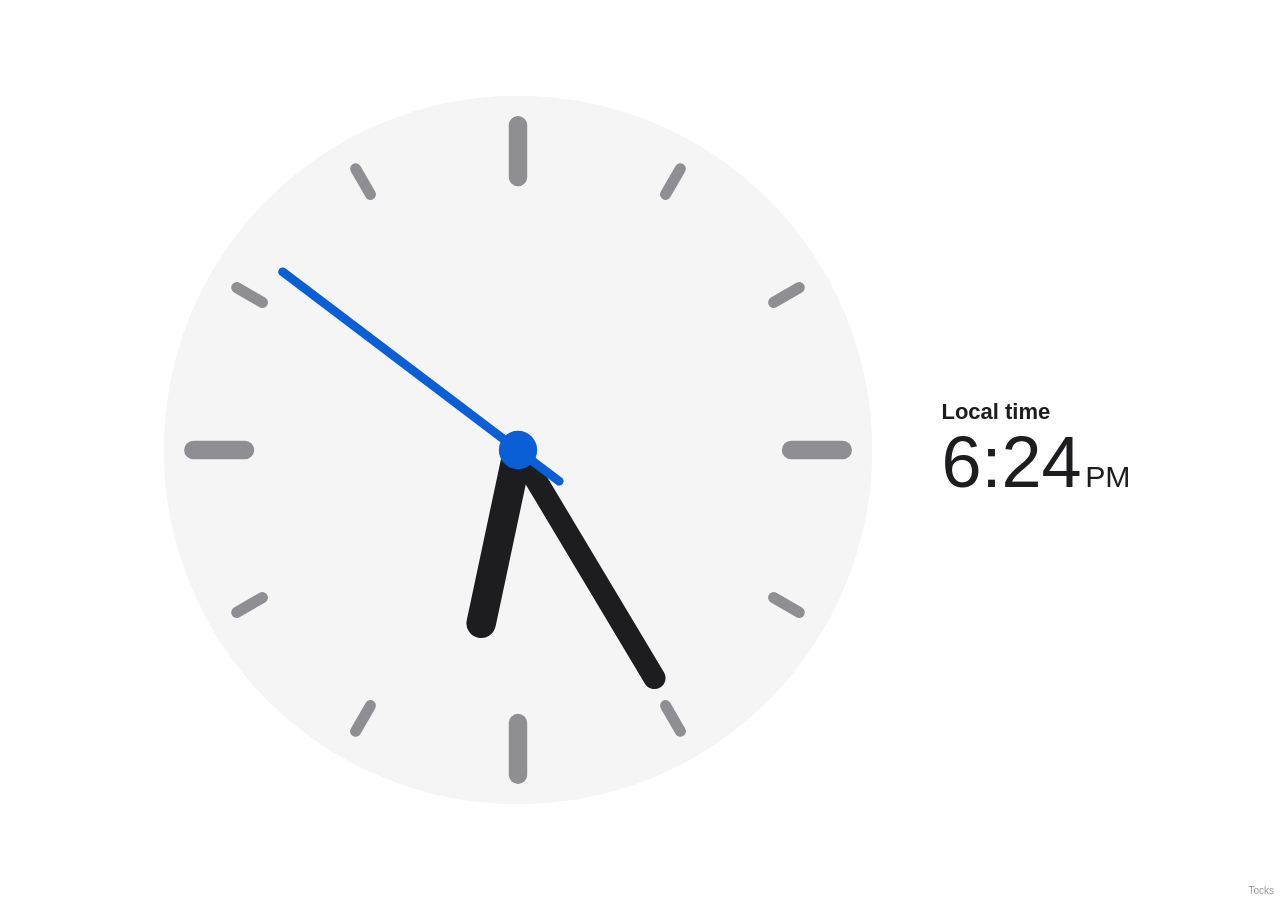
<file: embed.html>
<!doctype html>
<html lang="en">
<head>
<meta charset="utf-8">
<meta name="viewport" content="width=device-width, initial-scale=1">
<meta name="robots" content="noindex">
<title>Tocks clock</title>
<!-- A small live clock or countdown for any page, as an iframe. The host page needs no script:
     <iframe src="https://tocks.jaybulb.com/embed?city=Tokyo" width="320" height="120" style="border:0"></iframe>
     ?city=Tokyo or ?zone=Asia/Tokyo, &face=digital to drop the dial
     ?to=2026-12-25T00:00&label=Christmas for a countdown
     &theme=light|dark to pin a theme (it follows the system otherwise), &bg=none for a see-through background -->
<style>
  :root { color-scheme: light dark; --bg: #fff; --face: #f5f5f5; --text: #1d1d1f; --text2: #6e6e73; --tick: #8e8e93; --accent: #0a5fd6; }
  @media (prefers-color-scheme: dark) { :root:not([data-theme="light"]) { --bg: #000; --face: #1c1c1e; --text: #f5f5f7; --text2: #98989d; --tick: #636366; --accent: #3d9bff; } }
  :root[data-theme="dark"] { color-scheme: dark; --bg: #000; --face: #1c1c1e; --text: #f5f5f7; --text2: #98989d; --tick: #636366; --accent: #3d9bff; }
  :root[data-theme="light"] { color-scheme: light; }
  html, body { margin: 0; height: 100%; }
  body { display: flex; align-items: center; justify-content: center; gap: 6vmin; padding: 0 6vmin; box-sizing: border-box; overflow: hidden;
    font: 15px -apple-system, BlinkMacSystemFont, "SF Pro Text", Lato, Helvetica, Arial, sans-serif; background: var(--bg); color: var(--text); }
  .bg-none body { background: transparent; }
  svg { flex: none; height: 82vmin; width: 82vmin; }
  .rim { fill: var(--face); } .tick { stroke: var(--tick); stroke-linecap: round; }
  .hand { stroke: var(--text); stroke-linecap: round; } .sec { stroke: var(--accent); stroke-linecap: round; } .hub { fill: var(--accent); }
  .text { min-width: 0; }
  .title { font-size: clamp(12px, 13vmin, 22px); font-weight: 600; white-space: nowrap; overflow: hidden; text-overflow: ellipsis; }
  .big { font-size: clamp(20px, 34vmin, 72px); font-weight: 300; line-height: 1.05; font-variant-numeric: tabular-nums; white-space: nowrap; }
  .big small { font-size: .42em; font-weight: 400; margin-inline-start: .12em; }
  .meta { font-size: clamp(11px, 10vmin, 17px); color: var(--text2); white-space: nowrap; font-variant-numeric: tabular-nums; }
  a.by { position: fixed; inset-inline-end: 6px; bottom: 4px; font-size: 10px; color: var(--text2); text-decoration: none; opacity: .7; }
  a.by:hover { opacity: 1; }
  .count { flex-direction: column; gap: 1vmin; } .count .text { text-align: center; }
  [hidden] { display: none !important; }
</style>
</head>
<body>
<svg id="dial" viewBox="-50 -50 100 100" aria-hidden="true">
  <circle class="rim" r="48"/><g id="ticks"></g>
  <line id="h" class="hand" y2="-24" stroke-width="4"/><line id="m" class="hand" y2="-36" stroke-width="3"/>
  <line id="s" class="sec" y1="7" y2="-40" stroke-width="1.2"/><circle class="hub" r="2.6"/>
</svg>
<div class="text" role="timer" aria-live="off">
  <div class="title" id="title"></div>
  <div class="big" id="big"></div>
  <div class="meta" id="meta"></div>
</div>
<a class="by" href="https://tocks.jaybulb.com/" target="_blank" rel="noopener">Tocks</a>
<script src="lib.js"></script>
<script>
  const q = new URLSearchParams(location.search), $ = (id) => document.getElementById(id);
  if (['light', 'dark'].includes(q.get('theme'))) document.documentElement.dataset.theme = q.get('theme');
  if (q.get('bg') === 'none') document.documentElement.classList.add('bg-none');
  const to = q.get('to') && new Date(q.get('to')), place = findZone(q.get('zone') || q.get('city')) || { city: 'Local time', zone: undefined };
  const still = matchMedia('(prefers-reduced-motion: reduce)');
  $('ticks').innerHTML = Array.from({ length: 12 }, (_, i) => `<line class="tick" y1="-44" y2="${i % 3 ? -40 : -37}" stroke-width="${i % 3 ? 1.5 : 2.5}" transform="rotate(${i * 30})"/>`).join('');
  const fmt = new Intl.DateTimeFormat(undefined, { hour: 'numeric', minute: '2-digit', timeZone: place.zone });
  if (to && !isNaN(to)) {
    // Countdown: the label, whole days, then hours, minutes and seconds.
    $('dial').toggleAttribute('hidden', true);   // SVG has no .hidden property
    document.body.classList.add('count');
    $('title').textContent = (q.get('label') || '').slice(0, 60) || new Intl.DateTimeFormat(undefined, { dateStyle: 'medium' }).format(to);
    const tick = () => { const c = countdown(to - Date.now()); $('big').textContent = `${c.days} ${c.days === 1 ? 'day' : 'days'}`; $('meta').textContent = c.hms; };
    tick(); setInterval(tick, 1000);
  } else {
    $('dial').toggleAttribute('hidden', q.get('face') === 'digital');
    $('title').textContent = place.city;
    let last = -1;
    const tick = () => {
      const now = new Date(), a = place.zone ? handAngles(place.zone, now) : { h: (now.getHours() % 12 + now.getMinutes() / 60) * 30, m: now.getMinutes() * 6 };
      $('h').setAttribute('transform', `rotate(${a.h})`); $('m').setAttribute('transform', `rotate(${a.m + now.getSeconds() / 10})`);
      $('s').setAttribute('transform', `rotate(${(now.getSeconds() + (still.matches ? 0 : now.getMilliseconds() / 1000)) * 6})`);
      if (now.getSeconds() !== last) { last = now.getSeconds(); $('big').innerHTML = timeHTML(fmt, now); $('meta').textContent = place.zone ? offsetLabel(place.zone, now) : ''; }
      requestAnimationFrame(tick);
    };
    tick();
  }
</script>
</body>
</html>
</file>
